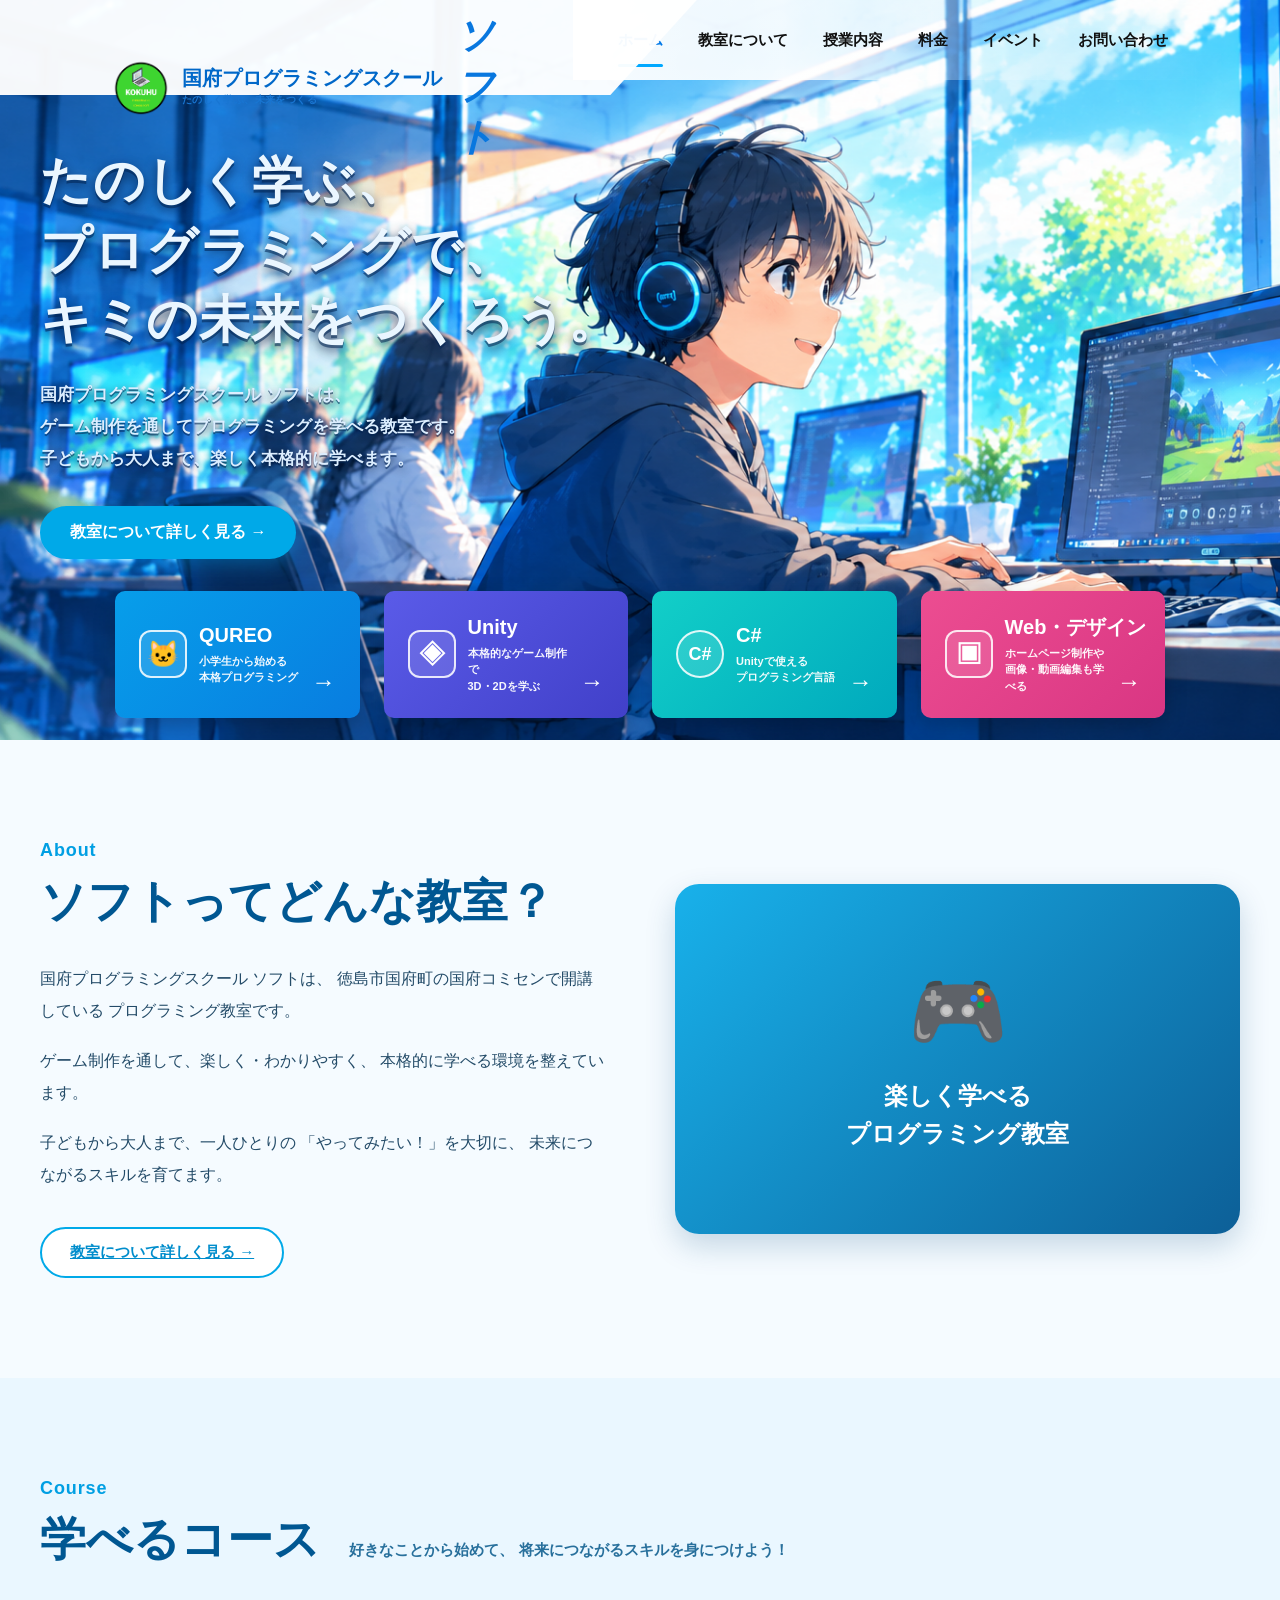
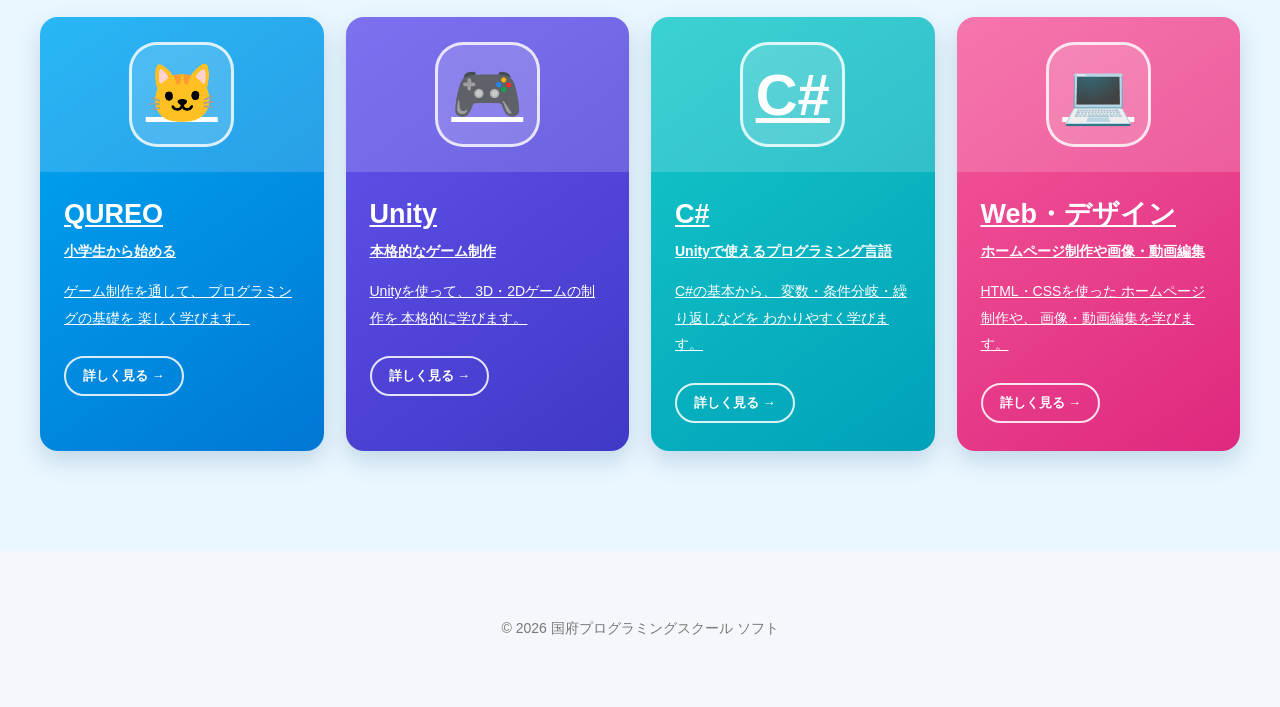
<file: index.html>
<!DOCTYPE html>
<html lang="ja">

<head>

  <!-- ページの基本設定 -->
  <meta charset="UTF-8">
  <meta name="viewport" content="width=device-width, initial-scale=1.0">

  <!-- ページタイトル -->
  <title>国府プログラミングスクール ソフト</title>

  <!-- CSS読み込み -->
  <link rel="stylesheet" href="style.css">

</head>


<body>


  <!-- ==============================
       ヘッダー
       ============================== -->
  <header class="site-header">

    <div class="header-inner">


      <!-- ==============================
           左側：ロゴ・スクール名
           ============================== -->
      <a href="index.html" class="logo">


        <!-- ロゴ画像 -->
        <img
          src="images/logo.png"
          alt="国府プログラミングスクール ソフト"
        >


        <!-- スクール名 -->
        <div class="logo-text">

          <!-- スクール名 -->
          <span class="school-name">
            国府プログラミングスクール
          </span>

          <!-- キャッチコピー -->
          <span class="school-subtitle">
            たのしく学ぶ、未来をつくる
          </span>

        </div>


        <!-- 「ソフト」の文字 -->
        <span class="logo-soft">
          ソフト
        </span>


      </a>



      <!-- ==============================
           右側：ナビゲーション
           ============================== -->
      <nav class="nav">

        <a href="index.html" class="active">
          ホーム
        </a>

        <a href="about.html">
          教室について
        </a>

        <a href="lesson.html">
          授業内容
        </a>

        <a href="price.html">
          料金
        </a>

        <a href="event.html">
          イベント
        </a>

        <a href="contact.html">
          お問い合わせ
        </a>

      </nav>


    </div>

  </header>



  <!-- ==============================
       メインコンテンツ
       ============================== -->
  <main>


    <!-- ==============================
         メインビジュアル
         ============================== -->
    <section class="hero">


      <!-- ==============================
           キャッチコピー・説明文
           ============================== -->
      <div class="hero-content">


        <!-- キャッチコピー -->
        <h1>

          たのしく学ぶ、<br>
          プログラミングで、<br>
          キミの未来をつくろう。

        </h1>



        <!-- 教室紹介文 -->
        <p>

          国府プログラミングスクール ソフトは、<br>
          ゲーム制作を通してプログラミングを学べる教室です。<br>
          子どもから大人まで、楽しく本格的に学べます。

        </p>



        <!-- 教室紹介ページへのボタン -->
        <a href="about.html" class="hero-button">

          教室について詳しく見る →

        </a>


      </div>



      <!-- ==============================
           4つのコースボタン
           ============================== -->
      <div class="course-buttons">


        <!-- ==============================
             QUREOコース
             ============================== -->
        <a href="lesson.html#qureo" class="course-card qureo-card">

          <!-- コースのアイコン -->
          <span class="course-icon">
            🐱
          </span>

          <!-- コース名と説明 -->
          <div class="course-text">

            <h3>
              QUREO
            </h3>

            <p>
              小学生から始める<br>
              本格プログラミング
            </p>

          </div>

          <!-- 右側の矢印 -->
          <span class="course-arrow">
            →
          </span>

        </a>



        <!-- ==============================
             Unityコース
             ============================== -->
        <a href="lesson.html#unity" class="course-card unity-card">

          <!-- コースのアイコン -->
          <span class="course-icon unity-icon">
            ◈
          </span>

          <!-- コース名と説明 -->
          <div class="course-text">

            <h3>
              Unity
            </h3>

            <p>
              本格的なゲーム制作で<br>
              3D・2Dを学ぶ
            </p>

          </div>

          <!-- 右側の矢印 -->
          <span class="course-arrow">
            →
          </span>

        </a>



        <!-- ==============================
             C#コース
             ============================== -->
        <a href="lesson.html#csharp" class="course-card csharp-card">

          <!-- コースのアイコン -->
          <span class="course-icon csharp-icon">
            C#
          </span>

          <!-- コース名と説明 -->
          <div class="course-text">

            <h3>
              C#
            </h3>

            <p>
              Unityで使える<br>
              プログラミング言語
            </p>

          </div>

          <!-- 右側の矢印 -->
          <span class="course-arrow">
            →
          </span>

        </a>



        <!-- ==============================
             Web・デザインコース
             ============================== -->
        <a href="lesson.html#web-design" class="course-card web-card">

          <!-- コースのアイコン -->
          <span class="course-icon web-icon">
            ▣
          </span>

          <!-- コース名と説明 -->
          <div class="course-text">

            <h3>
              Web・デザイン
            </h3>

            <p>
              ホームページ制作や<br>
              画像・動画編集も学べる
            </p>

          </div>

          <!-- 右側の矢印 -->
          <span class="course-arrow">
            →
          </span>

        </a>


      </div>


    </section>

<!-- =========================
     メインコンテンツ：教室紹介
========================= -->

<section class="about-section">
  <div class="about-inner">

    <!-- 教室紹介の文章 -->
    <div class="about-text">

      <p class="section-label">About</p>

      <h2>ソフトってどんな教室？</h2>

      <p>
        国府プログラミングスクール ソフトは、
        徳島市国府町の国府コミセンで開講している
        プログラミング教室です。
      </p>

      <p>
        ゲーム制作を通して、楽しく・わかりやすく、
        本格的に学べる環境を整えています。
      </p>

      <p>
        子どもから大人まで、一人ひとりの
        「やってみたい！」を大切に、
        未来につながるスキルを育てます。
      </p>

      <!-- 教室紹介ページへのボタン -->
      <a href="about.html" class="about-button">
        教室について詳しく見る →
      </a>

    </div>

    <!-- 教室紹介のイメージ部分 -->
    <div class="about-image">

      <div class="about-image-placeholder">
        <span>🎮</span>
        <p>楽しく学べる<br>プログラミング教室</p>
      </div>

    </div>

  </div>
</section>

<!-- =========================
     メインコンテンツ：学べるコース
========================= -->

<section class="courses-section">

  <div class="courses-inner">

    <!-- セクション見出し -->
    <div class="section-heading">

      <p class="section-label">Course</p>

      <h2>学べるコース</h2>

      <p class="section-description">
        好きなことから始めて、
        将来につながるスキルを身につけよう！
      </p>

    </div>

    <!-- コースカード一覧 -->
    <div class="courses-grid">

      <!-- QUREOコース -->
      <a href="lesson.html#qureo" class="course-detail-card qureo-detail-card">

        <!-- コースのイメージ -->
        <div class="course-detail-image">
          <span>🐱</span>
        </div>

        <!-- コースの内容 -->
        <div class="course-detail-content">

          <h3>QUREO</h3>

          <p class="course-detail-subtitle">
            小学生から始める
          </p>

          <p>
            ゲーム制作を通して、
            プログラミングの基礎を
            楽しく学びます。
          </p>

          <span class="course-detail-link">
            詳しく見る →
          </span>

        </div>

      </a>


      <!-- Unityコース -->
      <a href="lesson.html#unity" class="course-detail-card unity-detail-card">

        <!-- コースのイメージ -->
        <div class="course-detail-image">
          <span>🎮</span>
        </div>

        <!-- コースの内容 -->
        <div class="course-detail-content">

          <h3>Unity</h3>

          <p class="course-detail-subtitle">
            本格的なゲーム制作
          </p>

          <p>
            Unityを使って、
            3D・2Dゲームの制作を
            本格的に学びます。
          </p>

          <span class="course-detail-link">
            詳しく見る →
          </span>

        </div>

      </a>


      <!-- C#コース -->
      <a href="lesson.html#csharp" class="course-detail-card csharp-detail-card">

        <!-- コースのイメージ -->
        <div class="course-detail-image">
          <span>C#</span>
        </div>

        <!-- コースの内容 -->
        <div class="course-detail-content">

          <h3>C#</h3>

          <p class="course-detail-subtitle">
            Unityで使えるプログラミング言語
          </p>

          <p>
            C#の基本から、
            変数・条件分岐・繰り返しなどを
            わかりやすく学びます。
          </p>

          <span class="course-detail-link">
            詳しく見る →
          </span>

        </div>

      </a>


      <!-- Web・デザインコース -->
      <a href="lesson.html#web-design" class="course-detail-card web-detail-card">

        <!-- コースのイメージ -->
        <div class="course-detail-image">
          <span>💻</span>
        </div>

        <!-- コースの内容 -->
        <div class="course-detail-content">

          <h3>Web・デザイン</h3>

          <p class="course-detail-subtitle">
            ホームページ制作や画像・動画編集
          </p>

          <p>
            HTML・CSSを使った
            ホームページ制作や、
            画像・動画編集を学びます。
          </p>

          <span class="course-detail-link">
            詳しく見る →
          </span>

        </div>

      </a>

    </div>

  </div>

</section>
  </main>



  <!-- ==============================
       フッター
       ============================== -->
  <footer>

    <p>
      &copy; 2026 国府プログラミングスクール ソフト
    </p>

  </footer>



  <!-- ==============================
       JavaScript読み込み
       ============================== -->
  <script src="script.js"></script>


</body>

</html>
</file>
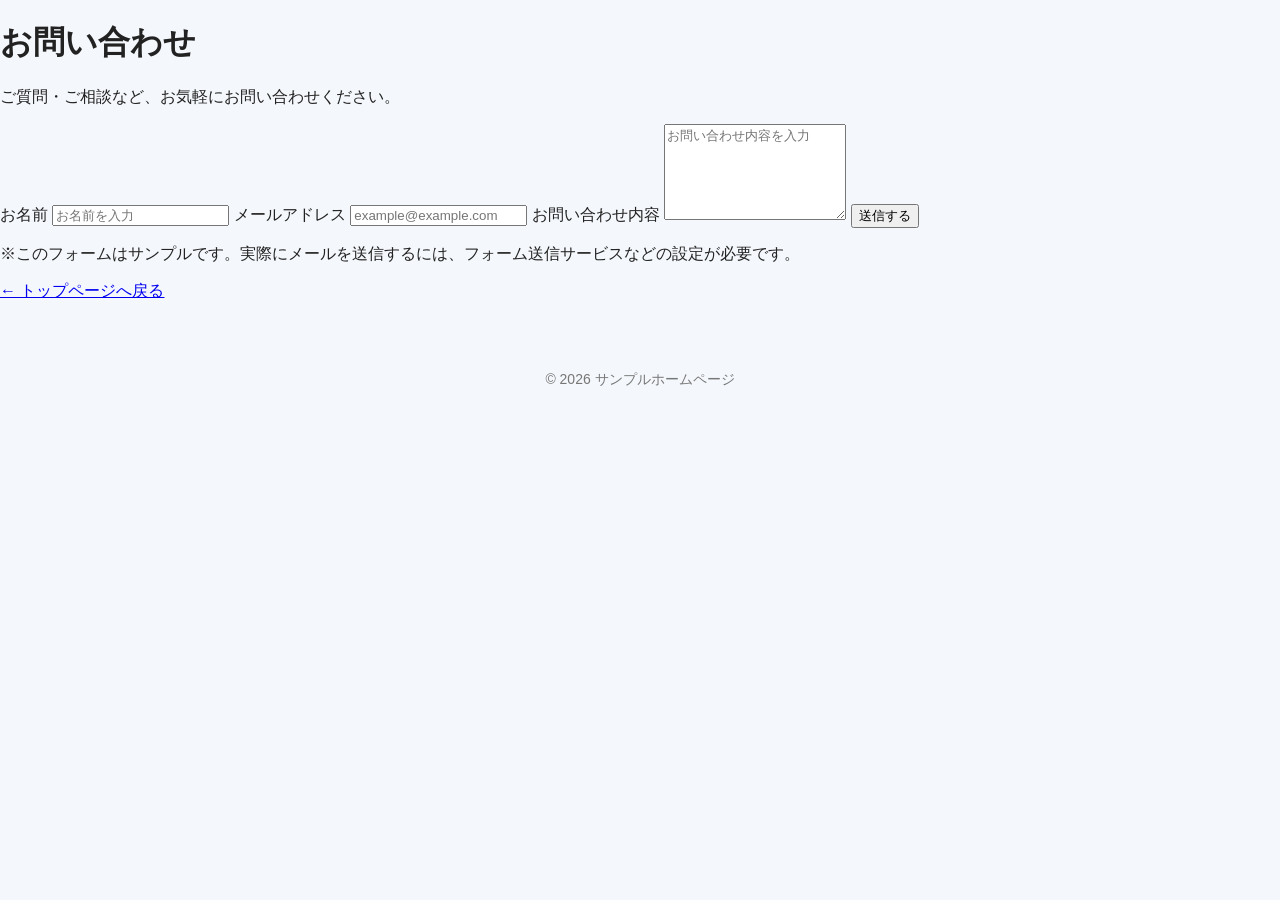
<file: contact.html>
<!DOCTYPE html>
<html lang="ja">
<head>
  <meta charset="UTF-8">
  <meta name="viewport" content="width=device-width, initial-scale=1.0">
  <title>お問い合わせ</title>
  <link rel="stylesheet" href="style.css">
</head>
<body>

  <header>
    <h1>お問い合わせ</h1>
    <p>ご質問・ご相談など、お気軽にお問い合わせください。</p>
  </header>

  <main>
    <section class="card">
      <form>
        <label for="name">お名前</label>
        <input type="text" id="name" name="name" placeholder="お名前を入力">

        <label for="email">メールアドレス</label>
        <input type="email" id="email" name="email" placeholder="example@example.com">

        <label for="message">お問い合わせ内容</label>
        <textarea id="message" name="message" rows="6" placeholder="お問い合わせ内容を入力"></textarea>

        <button type="button" onclick="alert('現在はサンプルフォームです。')">
          送信する
        </button>
      </form>

      <p class="note">
        ※このフォームはサンプルです。実際にメールを送信するには、フォーム送信サービスなどの設定が必要です。
      </p>

      <a href="index.html">← トップページへ戻る</a>
    </section>
  </main>

  <footer>
    <p>&copy; 2026 サンプルホームページ</p>
  </footer>

</body>
</html>
</file>
<file: style.css>
/* ========================================
   ページ全体の基本設定
   ======================================== */

* {
  box-sizing: border-box;
}

html {
  margin: 0;
  padding: 0;
}

body {
  margin: 0;
  padding: 0;

  font-family:
    "Noto Sans JP",
    "Yu Gothic",
    "Hiragino Kaku Gothic ProN",
    Meiryo,
    sans-serif;

  color: #222;

  background-color: #f4f7fb;
}


/* ========================================
   ヘッダー
   ======================================== */

.site-header {

  /* ヒーロー画像の上に重ねる */
  position: absolute;

  top: 0;
  left: 0;

  width: 100%;

  z-index: 100;

  background: transparent;
}


/* ========================================
   ヘッダー内部
   ======================================== */

.header-inner {

  position: relative;

  width: 100%;

  min-height: 95px;

  display: flex;

  align-items: flex-start;

  justify-content: space-between;

  padding: 0 6%;
}


/* ========================================
   ロゴ部分
   ======================================== */

.logo {

  position: relative;

  display: flex;

  align-items: center;

  gap: 12px;

  min-height: 85px;

  padding: 10px 55px 10px 35px;

  color: #0068c9;

  text-decoration: none;

  z-index: 2;
}


/* ========================================
   ロゴ部分の白い背景
   ======================================== */

.logo::before {

  content: "";

  position: absolute;

  top: 0;
  left: -100px;

  width: 720px;
  height: 95px;

  background: rgba(255, 255, 255, 0.96);

  clip-path: polygon(
    0 0,
    100% 0,
    88% 100%,
    0 100%
  );

  z-index: -1;
}


/* ========================================
   ロゴ画像
   ======================================== */

.logo img {

  width: 58px;
  height: 58px;

  object-fit: contain;

  flex-shrink: 0;
}


/* ========================================
   スクール名部分
   ======================================== */

.logo-text {

  display: flex;

  flex-direction: column;

  justify-content: center;

  white-space: nowrap;
}


/* ========================================
   スクール名
   ======================================== */

.school-name {

  font-size: 20px;

  font-weight: 800;

  line-height: 1.2;

  color: #0068c9;
}


/* ========================================
   ロゴ下の小さい文字
   ======================================== */

.school-subtitle {

  margin-top: 3px;

  font-size: 10px;

  font-weight: 600;

  letter-spacing: 0.04em;

  color: #1976d2;
}


/* ========================================
   「ソフト」の文字
   ======================================== */

.logo-soft {

  margin-left: 2px;

  font-size: 38px;

  font-weight: 900;

  font-style: italic;

  letter-spacing: -0.08em;

  color: #0877df;
}


/* ========================================
   ナビゲーション
   ======================================== */

.nav {

  position: relative;

  display: flex;

  align-items: center;

  gap: 35px;

  height: 80px;

  padding: 0 35px 0 45px;

  /* 白から透明へ自然にフェード */
  background: linear-gradient(
    to right,
    rgba(255, 255, 255, 0.96),
    rgba(255, 255, 255, 0.88),
    rgba(255, 255, 255, 0.15),
    rgba(255, 255, 255, 0)
  );

  /* 三角形の切り抜きをやめる */
  clip-path: none;
}


/* ========================================
   ナビゲーションのリンク
   ======================================== */

.nav a {

  position: relative;

  display: flex;

  align-items: center;

  height: 80px;

  color: #111;

  text-decoration: none;

  font-size: 15px;

  font-weight: 700;

  white-space: nowrap;

  transition:
    color 0.2s ease,
    transform 0.2s ease;
}


/* ========================================
   ナビゲーション：マウスを乗せたとき
   ======================================== */

.nav a:hover {

  color: #0078e8;

  transform: translateY(-2px);
}


/* ========================================
   現在のページ
   ======================================== */

.nav a.active {

  color: #0078e8;
}


/* ========================================
   現在のページの下線
   ======================================== */

.nav a.active::after {

  content: "";

  position: absolute;

  left: 0;
  right: 0;

  bottom: 13px;

  height: 3px;

  background: #00a8ff;

  border-radius: 3px;
}


/* ========================================
   メインビジュアル
   ======================================== */

.hero {

  position: relative;

  width: 100%;

  min-height: 740px;

  background-image: url("images/hero-bg.png");

  background-size: cover;

  background-position: center center;

  background-repeat: no-repeat;

  display: flex;

  flex-direction: column;

  align-items: center;

  justify-content: center;

  overflow: hidden;
}


/* ========================================
   メインビジュアルの文字部分
   ======================================== */

.hero-content {

  position: relative;

  z-index: 2;

  width: 100%;

  max-width: 1700px;

  margin: 0 auto;

  padding: 145px 40px 180px;
}


/* ========================================
   キャッチコピー
   ======================================== */

.hero h1 {

  margin: 0 0 25px;

  color: #fff;

  font-size: clamp(42px, 4vw, 68px);

  font-weight: 900;

  line-height: 1.35;

  letter-spacing: 0.02em;

  text-shadow:
    0 3px 8px rgba(0, 0, 0, 0.25);
}


/* ========================================
   教室紹介文
   ======================================== */

.hero p {

  margin: 0 0 30px;

  color: #fff;

  font-size: 17px;

  font-weight: 600;

  line-height: 1.9;

  text-shadow:
    0 2px 5px rgba(0, 0, 0, 0.3);
}


/* ========================================
   ヒーローボタン
   ======================================== */

.hero-button {

  display: inline-block;

  padding: 16px 30px;

  border-radius: 40px;

  background: #00a9e8;

  color: #fff;

  text-decoration: none;

  font-size: 16px;

  font-weight: 700;

  box-shadow:
    0 5px 20px rgba(0, 174, 255, 0.35);

  transition:
    transform 0.2s ease,
    background 0.2s ease;
}


/* ========================================
   ヒーローボタン：マウスを乗せたとき
   ======================================== */

.hero-button:hover {

  background: #008fe0;

  transform: translateY(-2px);
}


/* ========================================
   4つのコースボタン全体
   ======================================== */

.course-buttons {

  position: absolute;

  z-index: 5;

  left: 50%;

  bottom: 22px;

  transform: translateX(-50%);

  width: calc(100% - 80px);

  max-width: 1050px;

  display: grid;

  grid-template-columns: repeat(4, 1fr);

  gap: 24px;
}


/* ========================================
   コースボタン共通
   ======================================== */

.course-card {

  position: relative;

  min-height: 108px;

  display: flex;

  align-items: center;

  gap: 12px;

  padding: 24px 24px;

  border-radius: 10px;

  color: #fff;

  text-decoration: none;

  overflow: hidden;

  box-shadow:
    0 8px 22px rgba(0, 0, 0, 0.18);

  transition:
    transform 0.2s ease,
    box-shadow 0.2s ease,
    filter 0.2s ease;
}


/* ========================================
   コースボタン：マウスを乗せたとき
   ======================================== */

.course-card:hover {

  transform: translateY(-6px);

  box-shadow:
    0 14px 28px rgba(0, 0, 0, 0.28);

  filter: brightness(1.08);
}


/* ========================================
   コースボタンの光沢
   ======================================== */

.course-card::before {

  content: "";

  position: absolute;

  top: 0;
  left: -100%;

  width: 70%;
  height: 100%;

  background: linear-gradient(
    110deg,
    transparent,
    rgba(255, 255, 255, 0.2),
    transparent
  );

  transform: skewX(-20deg);

  transition: left 0.5s ease;
}


.course-card:hover::before {

  left: 130%;
}


/* ========================================
   各コースの色
   ======================================== */

.qureo-card {

  background: linear-gradient(
    135deg,
    #079eea,
    #087de0
  );
}


.unity-card {

  background: linear-gradient(
    135deg,
    #5a5be8,
    #4140c9
  );
}


.csharp-card {

  background: linear-gradient(
    135deg,
    #12cfc8,
    #00a9bd
  );
}


.web-card {

  background: linear-gradient(
    135deg,
    #ec4d91,
    #d93683
  );
}


/* ========================================
   コースアイコン
   ======================================== */

.course-icon {

  position: relative;

  z-index: 1;

  width: 48px;
  min-width: 48px;
  height: 48px;

  display: flex;

  align-items: center;

  justify-content: center;

  border: 2px solid rgba(255, 255, 255, 0.85);

  border-radius: 12px;

  font-size: 26px;

  font-weight: 900;

  color: #fff;

  background: rgba(255, 255, 255, 0.12);
}


/* ========================================
   C#アイコン
   ======================================== */

.csharp-icon {

  font-size: 18px;

  border-radius: 50%;
}


/* ========================================
   コース名・説明文
   ======================================== */

.course-text {

  position: relative;

  z-index: 1;

  flex: 1;

  min-width: 0;
}


.course-text h3 {

  margin: 0 0 6px;

  font-size: 20px;

  font-weight: 900;

  line-height: 1.2;

  white-space: nowrap;
}


.course-text p {

  margin: 0;

  color: rgba(255, 255, 255, 0.95);

  font-size: 11px;

  font-weight: 600;

  line-height: 1.5;

  text-shadow: none;
}


/* ========================================
   コースボタンの矢印
   ======================================== */

.course-arrow {

  position: relative;

  z-index: 1;

  align-self: flex-end;

  font-size: 24px;

  font-weight: 400;

  line-height: 1;
}


/* ========================================
   フッター
   ======================================== */

footer {

  padding: 55px 20px;

  text-align: center;

  background: #f4f7fb;

  color: #777;

  font-size: 14px;
}


/* ========================================
   タブレット対応
   ======================================== */

@media (max-width: 1100px) {

  .header-inner {

    padding: 0 25px;
  }

  .nav {

    gap: 20px;

    padding: 0 20px;
  }

  .nav a {

    font-size: 13px;
  }

  .course-buttons {

    width: calc(100% - 40px);

    gap: 10px;
  }

  .course-card {

    padding: 14px 12px;

    gap: 8px;
  }

  .course-icon {

    width: 40px;
    min-width: 40px;
    height: 40px;

    font-size: 22px;
  }

  .course-text h3 {

    font-size: 17px;
  }

  .course-text p {

    font-size: 10px;
  }
}


/* ========================================
   スマートフォン対応
   ======================================== */

@media (max-width: 900px) {

  /* ヘッダーを縦方向にする */

  .header-inner {

    min-height: auto;

    padding: 0 20px;

    flex-direction: column;

    align-items: flex-start;
  }


  /* ロゴを少し小さくする */

  .logo {

    min-height: 75px;

    padding-left: 10px;
  }


  .logo::before {

    width: 500px;

    height: 80px;
  }


  .logo img {

    width: 50px;
    height: 50px;
  }


  .school-name {

    font-size: 16px;
  }


  .logo-soft {

    font-size: 30px;
  }


  /* ナビゲーション */

  .nav {

    width: 100%;

    height: auto;

    padding: 10px 0;

    gap: 15px;

    overflow-x: auto;

    background: rgba(255, 255, 255, 0.92);
  }


  .nav a {

    height: 45px;

    font-size: 13px;
  }


  .nav a.active::after {

    bottom: 2px;
  }


  /* ヒーロー */

  .hero {

    min-height: 1050px;

    align-items: center;

    justify-content: flex-start;
  }


  .hero-content {

    padding: 280px 25px 400px;
  }


  .hero h1 {

    font-size: 38px;
  }


  .hero p {

    font-size: 14px;
  }


  /* コースボタンを2列にする */

  .course-buttons {

    bottom: 30px;

    width: calc(100% - 40px);

    grid-template-columns: repeat(2, 1fr);

    gap: 12px;
  }


  .course-card {

    min-height: 100px;

    padding: 14px;
  }
}


/* ========================================
   さらに小さいスマートフォン
   ======================================== */

@media (max-width: 600px) {

  .nav {

    gap: 10px;
  }


  .nav a {

    font-size: 12px;
  }


  .hero {

    min-height: 1100px;
  }


  .hero-content {

    padding: 270px 20px 430px;
  }


  .hero h1 {

    font-size: 32px;
  }


  .hero p {

    font-size: 13px;
  }
  
.hero-content h1 {
  color: #eaf6ff;
  text-shadow: 0 3px 8px rgba(0, 35, 80, 0.8);
}

.hero-content p {
  color: #dceeff;
  text-shadow: 0 2px 6px rgba(0, 35, 80, 0.8);
}

  /* スマホでは1列にする */

  .course-buttons {

    grid-template-columns: 1fr;

    width: calc(100% - 40px);

    gap: 10px;
  }


  .course-card {

    min-height: 86px;

    padding: 12px 16px;
  }


  .course-icon {

    width: 42px;
    min-width: 42px;
    height: 42px;
  }


  .course-text h3 {

    font-size: 18px;
  }


  .course-text p {

    font-size: 11px;
  }
}

/* ヒーローの文字を読みやすくする */
.hero-content h1 {
  color: #eaf6ff;
  text-shadow:
    0 3px 0 rgba(0, 35, 80, 0.55),
    0 5px 12px rgba(0, 20, 60, 0.85);
}

.hero-content p {
  color: #dceeff;
  text-shadow:
    0 2px 0 rgba(0, 35, 80, 0.55),
    0 3px 8px rgba(0, 20, 60, 0.85);
}

/* ヒーローの文字を読みやすくする */
.hero-content h1 {
  color: #eaf6ff;
  text-shadow:
    0 3px 0 rgba(0, 35, 80, 0.55),
    0 5px 12px rgba(0, 20, 60, 0.85);
}

.hero-content p {
  color: #dceeff;
  text-shadow:
    0 2px 0 rgba(0, 35, 80, 0.55),
    0 3px 8px rgba(0, 20, 60, 0.85);
}

/* =========================
   メインコンテンツ：教室紹介
========================= */

/* 教室紹介全体 */
.about-section {
  padding: 100px 30px;
  background: #f5fbff;
}

/* 教室紹介の横並び部分 */
.about-inner {
  max-width: 1200px;
  margin: 0 auto;

  display: grid;
  grid-template-columns: 1fr 1fr;
  align-items: center;
  gap: 70px;
}

/* 左側の文章 */
.about-text {
  color: #234b68;
}

/* Aboutの小さな見出し */
.section-label {
  margin: 0 0 8px;
  color: #009fe3;
  font-size: 18px;
  font-weight: 800;
  letter-spacing: 0.05em;
}

/* 教室紹介の大見出し */
.about-text h2 {
  margin: 0 0 30px;
  color: #005792;
  font-size: clamp(30px, 4vw, 46px);
  font-weight: 800;
  line-height: 1.4;
}

/* 教室紹介の文章 */
.about-text p:not(.section-label) {
  margin: 0 0 18px;
  font-size: 16px;
  line-height: 2;
}

/* 教室紹介ボタン */
.about-button {
  display: inline-flex;
  align-items: center;
  justify-content: center;

  margin-top: 18px;
  padding: 14px 28px;

  border: 2px solid #00a9e8;
  border-radius: 999px;

  color: #008dcc;
  background: #ffffff;

  font-size: 15px;
  font-weight: 700;

  transition:
    color 0.3s ease,
    background 0.3s ease,
    transform 0.3s ease,
    box-shadow 0.3s ease;
}

/* ボタンにマウスを乗せたとき */
.about-button:hover {
  color: #ffffff;
  background: #00a9e8;
  transform: translateY(-3px);
  box-shadow: 0 8px 18px rgba(0, 120, 190, 0.25);
}

/* =========================
   教室紹介の仮イメージ
========================= */

.about-image {
  width: 100%;
}

/* 画像を入れる場所の仮デザイン */
.about-image-placeholder {
  min-height: 350px;

  display: flex;
  flex-direction: column;
  align-items: center;
  justify-content: center;

  border-radius: 24px;

  background:
    linear-gradient(
      135deg,
      rgba(0, 169, 232, 0.9),
      rgba(0, 87, 146, 0.95)
    );

  color: #ffffff;

  text-align: center;
  box-shadow: 0 12px 30px rgba(0, 70, 120, 0.2);
}

/* 仮イメージの絵文字 */
.about-image-placeholder span {
  margin-bottom: 18px;
  font-size: 80px;
}

/* 仮イメージの文章 */
.about-image-placeholder p {
  margin: 0;
  font-size: 24px;
  font-weight: 800;
  line-height: 1.6;
}

/* =========================
   タブレット対応
========================= */

@media (max-width: 900px) {
  .about-section {
    padding: 80px 25px;
  }

  .about-inner {
    grid-template-columns: 1fr;
    gap: 40px;
  }

  .about-text {
    text-align: center;
  }

  .about-text h2 {
    font-size: 36px;
  }

  .about-image-placeholder {
    min-height: 300px;
  }
}

/* =========================
   スマホ対応
========================= */

@media (max-width: 600px) {
  .about-section {
    padding: 65px 20px;
  }

  .about-text h2 {
    font-size: 30px;
  }

  .about-text p:not(.section-label) {
    font-size: 14px;
    line-height: 1.9;
    text-align: left;
  }

  .about-button {
    padding: 12px 22px;
    font-size: 14px;
  }

  .about-image-placeholder {
    min-height: 240px;
    border-radius: 18px;
  }

  .about-image-placeholder span {
    font-size: 60px;
  }

  .about-image-placeholder p {
    font-size: 20px;
  }
}

/* =========================
   メインコンテンツ：学べるコース
========================= */

/* コース紹介セクション全体 */
.courses-section {
  padding: 100px 30px;
  background: #eaf7ff;
}

/* コース紹介の横幅 */
.courses-inner {
  max-width: 1200px;
  margin: 0 auto;
}

/* =========================
   セクション見出し
========================= */

.section-heading {
  margin-bottom: 45px;
}

/* Courseの小さな文字 */
.section-heading .section-label {
  margin: 0 0 8px;
  color: #009fe3;
  font-size: 18px;
  font-weight: 800;
  letter-spacing: 0.05em;
}

/* 学べるコースの見出し */
.section-heading h2 {
  display: inline-block;
  margin: 0 25px 0 0;
  color: #005792;
  font-size: clamp(30px, 4vw, 46px);
  font-weight: 800;
  line-height: 1.4;
}

/* 見出し横の説明文 */
.section-description {
  display: inline-block;
  margin: 0;
  color: #28709c;
  font-size: 15px;
  font-weight: 600;
}

/* =========================
   コースカード一覧
========================= */

.courses-grid {
  display: grid;
  grid-template-columns: repeat(4, 1fr);
  gap: 22px;
}

/* コースカード */
.course-detail-card {
  position: relative;
  display: flex;
  flex-direction: column;

  min-height: 410px;
  overflow: hidden;

  border-radius: 18px;
  color: #ffffff;

  box-shadow: 0 10px 25px rgba(0, 70, 120, 0.18);

  transition:
    transform 0.3s ease,
    box-shadow 0.3s ease;
}

/* カードにマウスを乗せたとき */
.course-detail-card:hover {
  transform: translateY(-8px);
  box-shadow: 0 16px 32px rgba(0, 70, 120, 0.28);
}

/* =========================
   コースカード上部のイメージ
========================= */

.course-detail-image {
  min-height: 155px;

  display: flex;
  align-items: center;
  justify-content: center;

  background: rgba(255, 255, 255, 0.16);
}

/* 仮イメージの絵文字・文字 */
.course-detail-image span {
  display: flex;
  align-items: center;
  justify-content: center;

  width: 105px;
  height: 105px;

  border: 3px solid rgba(255, 255, 255, 0.8);
  border-radius: 28px;

  background: rgba(255, 255, 255, 0.16);

  font-size: 58px;
  font-weight: 900;
}

/* =========================
   コースカードの文章
========================= */

.course-detail-content {
  flex: 1;
  padding: 25px 24px 28px;
}

/* コース名 */
.course-detail-content h3 {
  margin: 0 0 8px;
  font-size: 27px;
  font-weight: 800;
  line-height: 1.3;
}

/* コースの短い説明 */
.course-detail-subtitle {
  margin: 0 0 16px;
  font-size: 14px;
  font-weight: 800;
  line-height: 1.6;
}

/* コースの詳しい文章 */
.course-detail-content p:not(.course-detail-subtitle) {
  margin: 0 0 25px;
  font-size: 14px;
  line-height: 1.9;
}

/* 詳しく見る */
.course-detail-link {
  display: inline-flex;
  align-items: center;
  justify-content: center;

  padding: 9px 17px;

  border: 2px solid rgba(255, 255, 255, 0.85);
  border-radius: 999px;

  font-size: 13px;
  font-weight: 800;

  transition:
    background 0.3s ease,
    color 0.3s ease;
}

/* 詳しく見るにマウスを乗せたとき */
.course-detail-card:hover .course-detail-link {
  color: #005792;
  background: #ffffff;
}

/* =========================
   コースごとのカラー
========================= */

/* QUREO */
.qureo-detail-card {
  background: linear-gradient(
    145deg,
    #00a9f4,
    #0077d4
  );
}

/* Unity */
.unity-detail-card {
  background: linear-gradient(
    145deg,
    #6555ed,
    #4038c7
  );
}

/* C# */
.csharp-detail-card {
  background: linear-gradient(
    145deg,
    #16c9ca,
    #00a1b8
  );
}

/* Web・デザイン */
.web-detail-card {
  background: linear-gradient(
    145deg,
    #f45b9c,
    #df287e
  );
}

/* =========================
   タブレット対応
========================= */

@media (max-width: 1000px) {
  .courses-grid {
    grid-template-columns: repeat(2, 1fr);
    gap: 20px;
  }

  .course-detail-card {
    min-height: 390px;
  }

  .section-heading h2 {
    display: block;
    margin: 0 0 10px;
  }

  .section-description {
    display: block;
  }
}

/* =========================
   スマホ対応
========================= */

@media (max-width: 600px) {
  .courses-section {
    padding: 65px 20px;
  }

  .courses-grid {
    grid-template-columns: 1fr;
    gap: 18px;
  }

  .section-heading {
    margin-bottom: 30px;
  }

  .section-heading h2 {
    font-size: 30px;
  }

  .section-description {
    font-size: 14px;
    line-height: 1.8;
  }

  .course-detail-card {
    min-height: 0;
  }

  .course-detail-image {
    min-height: 135px;
  }

  .course-detail-content {
    padding: 22px;
  }

  .course-detail-content h3 {
    font-size: 25px;
  }
}
</file>
